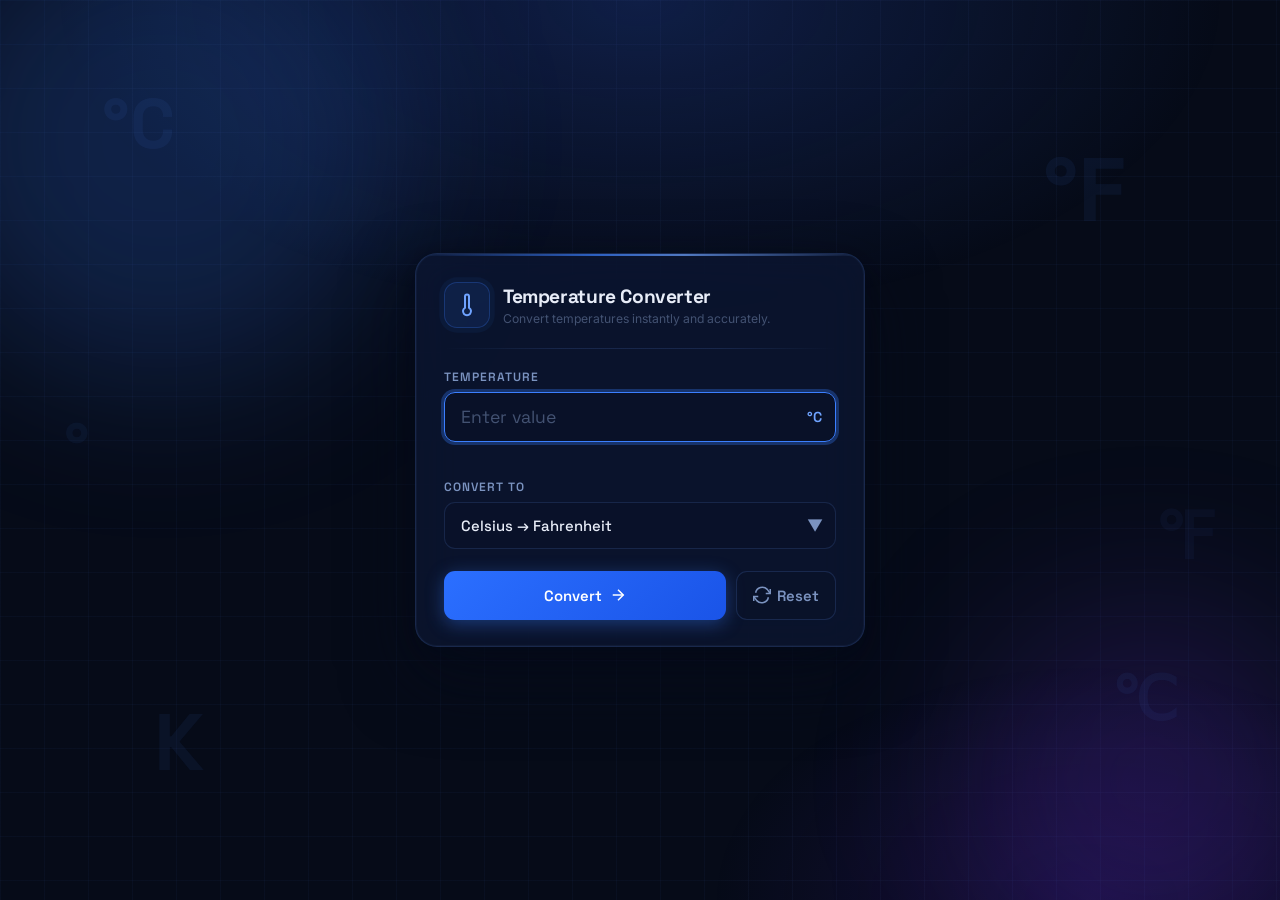
<file: Task-3-Temperature-Converter/index.html>
<!doctype html>
<html lang="en">
  <head>
    <meta charset="UTF-8" />
    <meta name="viewport" content="width=device-width, initial-scale=1.0" />

    <title>Temperature Converter</title>

    <!-- Google Fonts -->
    <link rel="preconnect" href="https://fonts.googleapis.com" />
    <link rel="preconnect" href="https://fonts.gstatic.com" crossorigin />

    <link
      href="https://fonts.googleapis.com/css2?family=Inter:wght@400;500;600;700&family=Space+Grotesk:wght@400;500;600;700&display=swap"
      rel="stylesheet"
    />

    <!-- CSS -->
    <link rel="stylesheet" href="style.css" />

    <!-- GSAP -->
    <script src="https://cdn.jsdelivr.net/npm/gsap@3.13.0/dist/gsap.min.js"></script>
  </head>

  <body>
    <!-- Background -->
    <div class="bg">
      <div class="grid"></div>

      <div class="orb orb1"></div>
      <div class="orb orb2"></div>
    </div>

    <!-- Floating Symbols -->
    <div class="floaters">
      <span style="top: 8%; left: 8%; font-size: 70px">°C</span>
      <span style="top: 15%; right: 12%; font-size: 90px">°F</span>
      <span style="bottom: 12%; left: 12%; font-size: 80px">K</span>
      <span style="bottom: 18%; right: 8%; font-size: 60px">℃</span>
      <span style="top: 45%; left: 5%; font-size: 65px">°</span>
      <span style="top: 55%; right: 5%; font-size: 65px">℉</span>
    </div>

    <main class="wrapper">
      <section class="card" id="card">
        <!-- Header -->
        <div class="header">
          <div class="icon-box">
            <svg
              xmlns="http://www.w3.org/2000/svg"
              width="24"
              height="24"
              viewBox="0 0 24 24"
              fill="none"
              stroke="currentColor"
              stroke-width="2"
              stroke-linecap="round"
              stroke-linejoin="round"
            >
              <path d="M14 14.76V3.5a2 2 0 0 0-4 0v11.26a4 4 0 1 0 4 0z"></path>
            </svg>
          </div>

          <div>
            <h1>Temperature Converter</h1>
            <p>Convert temperatures instantly and accurately.</p>
          </div>
        </div>

        <div class="divider"></div>

        <!-- Body -->
        <div class="body">
          <!-- Temperature -->
          <div class="field">
            <label>Temperature</label>

            <div class="input-wrap" id="inputField">
              <input id="tempInput" type="number" placeholder="Enter value" />

              <span class="unit-tag" id="unitTag">°C</span>
            </div>

            <div class="err-msg" id="errMsg"></div>
          </div>

          <!-- Conversion -->
          <div class="field">
            <label>Convert To</label>

            <div class="select-wrap">
              <select id="convSel">
                <option value="c-f">Celsius → Fahrenheit</option>

                <option value="f-c">Fahrenheit → Celsius</option>

                <option value="c-k">Celsius → Kelvin</option>

                <option value="k-c">Kelvin → Celsius</option>
              </select>

              <div class="arrow">▼</div>
            </div>
          </div>

          <!-- Buttons -->
          <div class="btns">
            <button class="btn-convert" id="convertBtn">
              Convert

              <svg
                xmlns="http://www.w3.org/2000/svg"
                width="18"
                height="18"
                viewBox="0 0 24 24"
                fill="none"
                stroke="currentColor"
                stroke-width="2"
              >
                <line x1="5" y1="12" x2="19" y2="12"></line>
                <polyline points="12 5 19 12 12 19"></polyline>
              </svg>
            </button>

            <button class="btn-reset" id="resetBtn">
              <svg
                xmlns="http://www.w3.org/2000/svg"
                width="18"
                height="18"
                viewBox="0 0 24 24"
                fill="none"
                stroke="currentColor"
                stroke-width="2"
              >
                <polyline points="23 4 23 10 17 10"></polyline>
                <polyline points="1 20 1 14 7 14"></polyline>
                <path d="M20.49 15A9 9 0 0 1 5 19.5L1 14"></path>
                <path d="M3.51 9A9 9 0 0 1 19 4.5L23 10"></path>
              </svg>

              Reset
            </button>
          </div>
        </div>

        <!-- Result -->
        <div class="result" id="resultPanel">
          <div class="result-label" id="resultLabel">Result</div>

          <div class="result-val">
            <span class="result-num" id="resultNum"> — </span>

            <span class="result-unit" id="resultUnit"></span>
          </div>

          <div class="result-eq" id="resultEq"></div>
        </div>
      </section>
    </main>

    <!-- JS -->
    <script src="script.js"></script>
  </body>
</html>
</file>
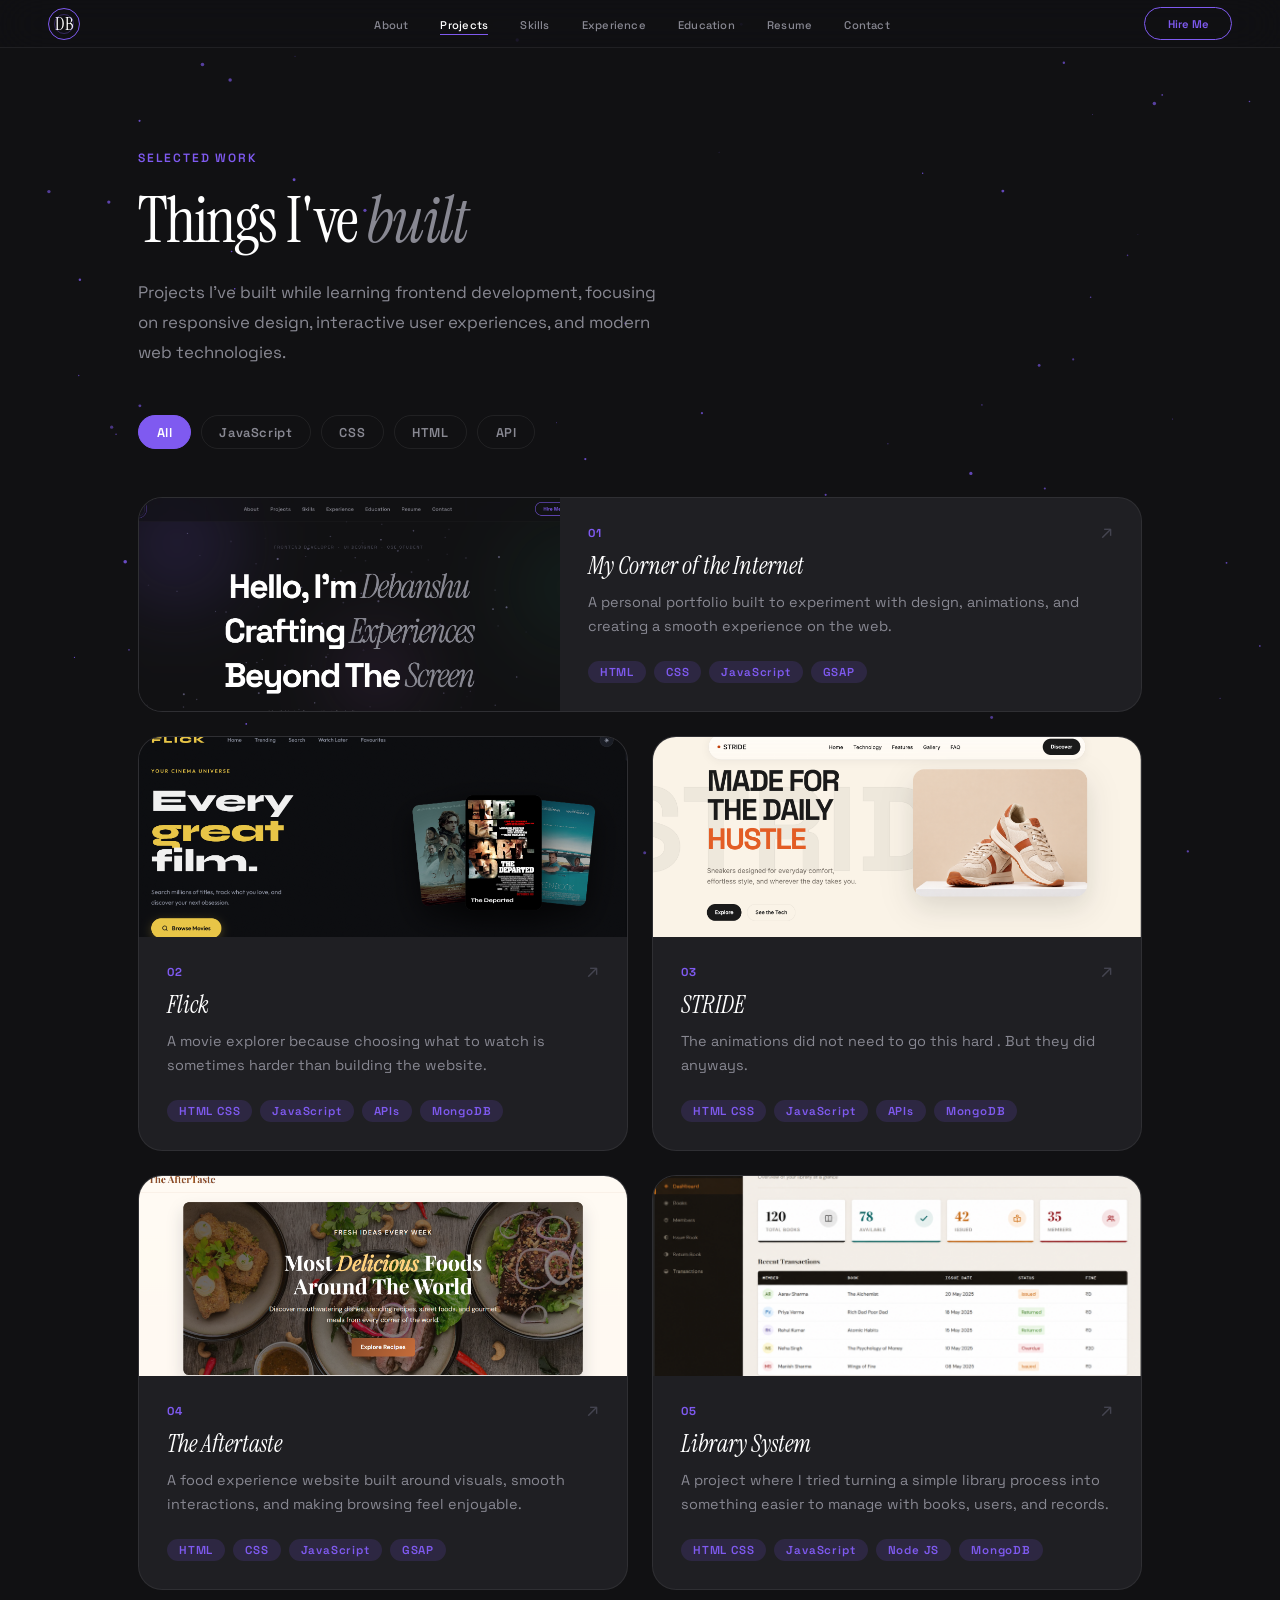
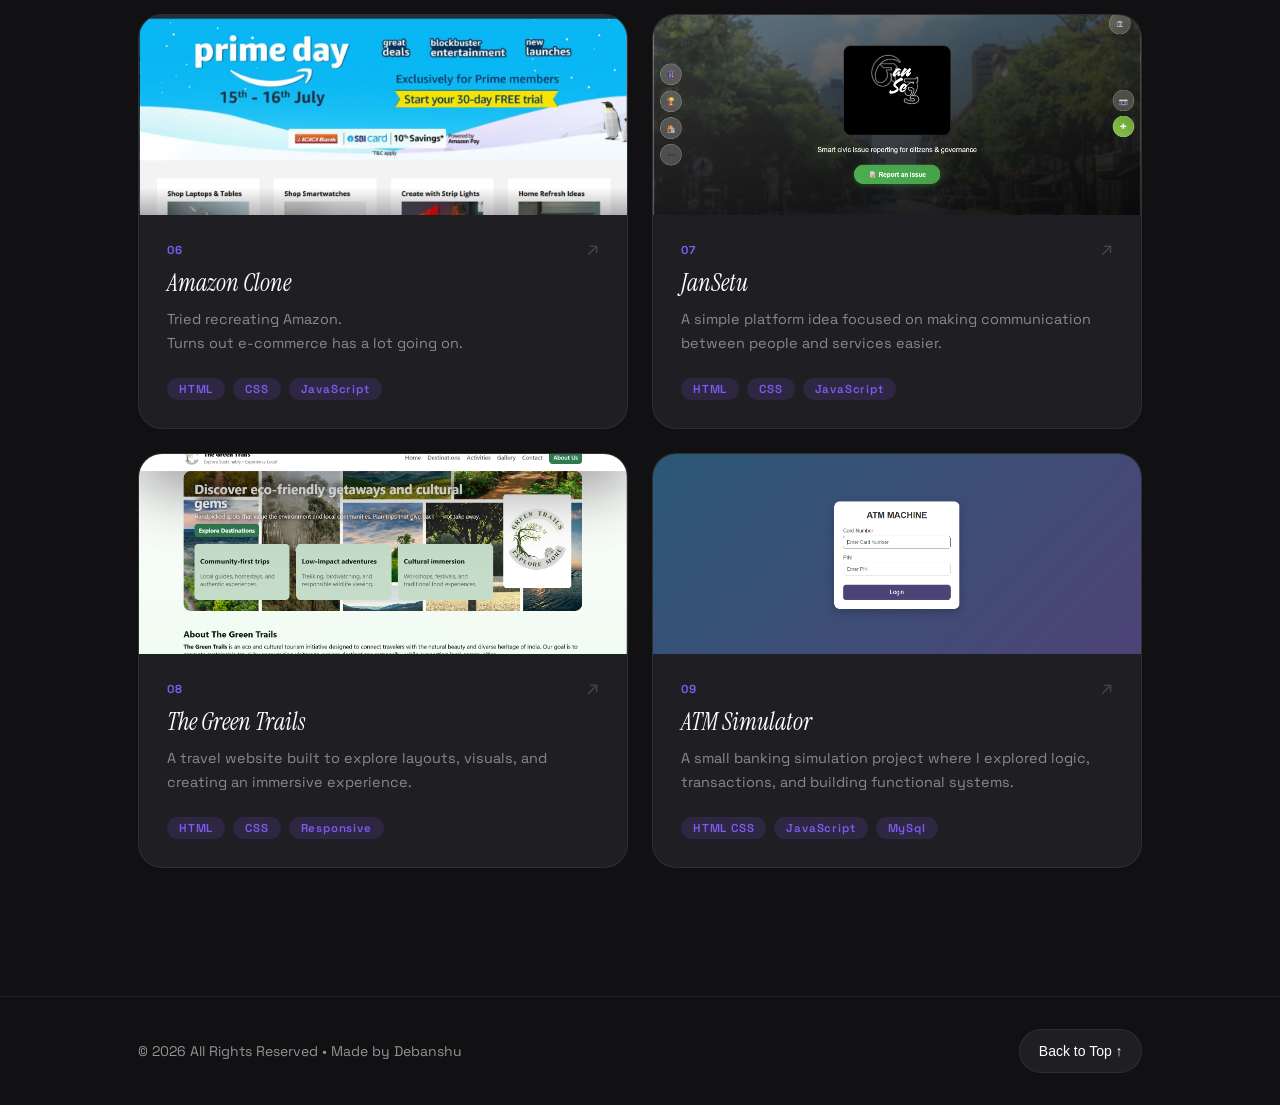
<file: Task 2- Portfolio Project/projects.html>
<!doctype html>
<html lang="en">
  <head>
    <meta charset="UTF-8" />
    <meta name="viewport" content="width=device-width, initial-scale=1.0" />
    <title>Projects — Debanshu Bhattacharya</title>
    <link
      href="https://fonts.googleapis.com/css2?family=Space+Grotesk:wght@400;500;600;700&family=Instrument+Serif:ital@0;1&display=swap"
      rel="stylesheet"
    />
    <link rel="stylesheet" href="projects.css" />
  </head>
  <body>
    <!-- Background particle canvas (same setup as the main page) -->
    <canvas id="canvas"></canvas>

    <!-- Navbar — structure and behavior mirrors index.html so it feels
         like the same site. Links back to the main page's sections since
         this page has none of its own besides "Projects". -->
    <nav id="nav">
      <a href="index.html" class="logo">
        <span>DB</span>
      </a>
      <ul class="nav-links" role="list" id="nav-links">
        <li><a href="index.html#about">About</a></li>
        <li><a href="projects.html" class="active">Projects</a></li>
        <li><a href="index.html#skills">Skills</a></li>
        <li><a href="index.html#experience">Experience</a></li>
        <li><a href="index.html#education">Education</a></li>
        <li><a href="index.html#resume">Resume</a></li>
        <li><a href="index.html#contact">Contact</a></li>
      </ul>
      <div class="nav-right">
        <a href="index.html#contact" class="nav-cta magnetic">Hire Me</a>
        <button
          class="hamburger"
          id="hamburger"
          aria-label="Toggle menu"
          aria-expanded="false"
        >
          <span></span>
          <span></span>
          <span></span>
        </button>
      </div>
    </nav>

    <!-- Mobile menu — same link set as desktop nav -->
    <div class="mobile-menu" id="mobile-menu" aria-hidden="true">
      <ul role="list">
        <li><a href="index.html#about">About</a></li>
        <li><a href="projects.html" class="active">Projects</a></li>
        <li><a href="index.html#skills">Skills</a></li>
        <li><a href="index.html#experience">Experience</a></li>
        <li><a href="index.html#education">Education</a></li>
        <li><a href="index.html#resume">Resume</a></li>
        <li><a href="index.html#contact">Contact</a></li>
      </ul>
    </div>

    <!-- PAGE HERO -->
    <header class="page-hero">
      <p class="page-hero__eyebrow">Selected work</p>
      <h1 class="page-hero__heading">Things I've <em>built</em></h1>
      <p class="page-hero__sub">
        Projects I've built while learning frontend development, focusing on
        responsive design, interactive user experiences, and modern web
        technologies.
      </p>
    </header>

    <!-- FILTER BAR -->
    <div class="filter-bar" role="group" aria-label="Filter projects">
      <button class="filter-btn active" data-filter="all">All</button>
      <button class="filter-btn" data-filter="JavaScript">JavaScript</button>
      <button class="filter-btn" data-filter="CSS">CSS</button>
      <button class="filter-btn" data-filter="HTML">HTML</button>
      <button class="filter-btn" data-filter="API">API</button>
    </div>

    <!-- PROJECTS GRID -->
    <section class="projects-sec" aria-label="Projects">
      <div class="projects-inner">
        <div class="project-grid">
          <!-- Card 1 — Featured -->
          <article
            class="project-card project-card--featured"
            tabindex="0"
            data-tags="HTML CSS JavaScript"
          >
            <div class="project-card__img">
              <a href="https://debanshu-s-portfolio.vercel.app/"
                ><img
                  src="images/Portfolio Project.png"
                  alt="Modern Portfolio Site screenshot"
                  loading="lazy"
                  onerror="
                    this.parentElement.innerHTML =
                      '<div class=\'project-card__icon-wrap\'>🖥️</div>'
                  "
              /></a>
            </div>
            <div class="project-card__body">
              <p class="project-card__number">01</p>
              <span class="project-card__arrow">↗</span>
              <h2 class="project-card__title">My Corner of the Internet</h2>

              <p class="project-card__desc">
                A personal portfolio built to experiment with design,
                animations, and creating a smooth experience on the web.
              </p>
              <div class="project-card__tags">
                <span class="tag">HTML</span>
                <span class="tag">CSS</span>
                <span class="tag">JavaScript</span>
                <span class="tag">GSAP</span>
              </div>
            </div>
          </article>

          <!-- FLICK - Movie Explorer -->

          <article
            class="project-card"
            tabindex="0"
            data-tags="HTML CSS JavaScript API"
          >
            <div class="project-card__img">
              <a href="https://flick-movie-explorer.vercel.app/"
                ><img
                  src="images/FLICK - Movie Explorer.png"
                  alt="FLICK - Movie Explorer screenshot"
                  loading="lazy"
                  onerror="
                    this.parentElement.innerHTML =
                      '<div class=\'project-card__icon-wrap\'>🖥️</div>'
                  "
              /></a>
            </div>

            <div class="project-card__body">
              <p class="project-card__number">02</p>
              <span class="project-card__arrow">↗</span>

              <h2 class="project-card__title">Flick</h2>

              <p class="project-card__desc">
                A movie explorer because choosing what to watch is sometimes
                harder than building the website.
              </p>

              <div class="project-card__tags">
                <span class="tag">HTML CSS</span>
                <span class="tag">JavaScript</span>
                <span class="tag">APIs</span>
                <span class="tag">MongoDB</span>
              </div>
            </div>
          </article>

          <!-- STRIDE - Sneakers Brand -->

          <article
            class="project-card"
            tabindex="0"
            data-tags="HTML CSS JavaScript GSAP"
          >
            <div class="project-card__img">
              <a href="https://stride-by-debanshu.vercel.app/"
                ><img
                  src="images/STRIDE - Sneakers Brand.png"
                  alt="STRIDE - Sneakers Brand screenshot"
                  loading="lazy"
                  onerror="
                    this.parentElement.innerHTML =
                      '<div class=\'project-card__icon-wrap\'>🖥️</div>'
                  "
              /></a>
            </div>

            <div class="project-card__body">
              <p class="project-card__number">03</p>
              <span class="project-card__arrow">↗</span>

              <h2 class="project-card__title">STRIDE</h2>

              <p class="project-card__desc">
                The animations did not need to go this hard . But they did
                anyways.
              </p>

              <div class="project-card__tags">
                <span class="tag">HTML CSS</span>
                <span class="tag">JavaScript</span>
                <span class="tag">APIs</span>
                <span class="tag">MongoDB</span>
              </div>
            </div>
          </article>

          <!-- AFTERTASTE - Food Discovery -->

          <article
            class="project-card"
            tabindex="0"
            data-tags="HTML CSS JavaScript"
          >
            <div class="project-card__img">
              <a href="https://the-aftertaste.vercel.app/"
                ><img
                  src="images/The AfterTaste.png"
                  alt="Aftertaste website screenshot"
                  loading="lazy"
                  onerror="
                    this.parentElement.innerHTML =
                      '<div class=\'project-card__icon-wrap\'>🍽️</div>'
                  "
              /></a>
            </div>

            <div class="project-card__body">
              <p class="project-card__number">04</p>
              <span class="project-card__arrow">↗</span>

              <h2 class="project-card__title">The Aftertaste</h2>

              <p class="project-card__desc">
                A food experience website built around visuals, smooth
                interactions, and making browsing feel enjoyable.
              </p>

              <div class="project-card__tags">
                <span class="tag">HTML</span>
                <span class="tag">CSS</span>
                <span class="tag">JavaScript</span>
                <span class="tag">GSAP</span>
              </div>
            </div>
          </article>

          <!-- Bibilion - Library management system -->
          <article class="project-card" tabindex="0" data-tags="Java Database">
            <div class="project-card__img">
              <a href="https://Bibilion-Library-System.vercel.app">
                <img
                  src="images/bibilion.png"
                  alt="Bibilion - Library management system screenshot"
                  loading="lazy"
                  onerror="
                    this.parentElement.innerHTML =
                      '<div class=\'project-card__icon-wrap\'>🖥️</div>'
                  "
              /></a>
            </div>

            <div class="project-card__body">
              <p class="project-card__number">05</p>
              <span class="project-card__arrow">↗</span>

              <h2 class="project-card__title">Library System</h2>

              <p class="project-card__desc">
                A project where I tried turning a simple library process into
                something easier to manage with books, users, and records.
              </p>

              <div class="project-card__tags">
                <span class="tag">HTML CSS</span>
                <span class="tag">JavaScript</span>
                <span class="tag">Node JS</span>
                <span class="tag">MongoDB</span>
              </div>
            </div>
          </article>
          <!-- Amazon Clone -->

          <article
            class="project-card"
            tabindex="0"
            data-tags="HTML CSS JavaScript"
          >
            <div class="project-card__img">
              <img
                src="images/Amazon Clone.png"
                alt="Amazon Clone screenshot"
                loading="lazy"
                onerror="
                  this.parentElement.innerHTML =
                    '<div class=\'project-card__icon-wrap\'>🖥️</div>'
                "
              />
            </div>
            <div class="project-card__body">
              <p class="project-card__number">06</p>
              <span class="project-card__arrow">↗</span>

              <h2 class="project-card__title">Amazon Clone</h2>

              <p class="project-card__desc">
                Tried recreating Amazon.<br />
                Turns out e-commerce has a lot going on.
              </p>

              <div class="project-card__tags">
                <span class="tag">HTML</span>
                <span class="tag">CSS</span>
                <span class="tag">JavaScript</span>
              </div>
            </div>
          </article>

          <!-- Jansetu -->

          <article
            class="project-card"
            tabindex="0"
            data-tags="Web Development"
          >
            <div class="project-card__img">
              <img
                src="images/Jansetu.png"
                alt="JanSetu Civic Connect screenshot"
                loading="lazy"
                onerror="
                  this.parentElement.innerHTML =
                    '<div class=\'project-card__icon-wrap\'>🖥️</div>'
                "
              />
            </div>
            <div class="project-card__body">
              <p class="project-card__number">07</p>
              <span class="project-card__arrow">↗</span>

              <h2 class="project-card__title">JanSetu</h2>

              <p class="project-card__desc">
                A simple platform idea focused on making communication between
                people and services easier.
              </p>

              <div class="project-card__tags">
                <span class="tag">HTML</span>
                <span class="tag">CSS</span>
                <span class="tag">JavaScript</span>
              </div>
            </div>
          </article>

          <!-- The Green Trails -->

          <article class="project-card" tabindex="0" data-tags="Travel Website">
            <div class="project-card__img">
              <img
                src="images/The Green Trails.png"
                alt="The Green Trails - Eco Tourism screenshot"
                loading="lazy"
                onerror="
                  this.parentElement.innerHTML =
                    '<div class=\'project-card__icon-wrap\'>🖥️</div>'
                "
              />
            </div>

            <div class="project-card__body">
              <p class="project-card__number">08</p>
              <span class="project-card__arrow">↗</span>

              <h2 class="project-card__title">The Green Trails</h2>

              <p class="project-card__desc">
                A travel website built to explore layouts, visuals, and creating
                an immersive experience.
              </p>

              <div class="project-card__tags">
                <span class="tag">HTML</span>
                <span class="tag">CSS</span>
                <span class="tag">Responsive</span>
              </div>
            </div>
          </article>

          <!-- ATM Simulator -->

          <article class="project-card" tabindex="0" data-tags="Java Python">
            <div class="project-card__img">
              <img
                src="images/Atm Machine.png"
                alt="ATM Simulator screenshot"
                loading="lazy"
                onerror="
                  this.parentElement.innerHTML =
                    '<div class=\'project-card__icon-wrap\'>🖥️</div>'
                "
              />
            </div>

            <div class="project-card__body">
              <p class="project-card__number">09</p>
              <span class="project-card__arrow">↗</span>

              <h2 class="project-card__title">ATM Simulator</h2>

              <p class="project-card__desc">
                A small banking simulation project where I explored logic,
                transactions, and building functional systems.
              </p>

              <div class="project-card__tags">
                <span class="tag">HTML CSS</span>
                <span class="tag">JavaScript</span>
                <span class="tag">MySql</span>
              </div>
            </div>
          </article>
        </div>
      </div>
    </section>

    <!-- FOOTER — same layout as the main page, without the easter egg -->
    <footer>
      <div class="footer-inner">
        <span class="footer-copy">© 2026 All Rights Reserved • Made by Debanshu</span>
        <button class="back-to-top" id="back-to-top" aria-label="Back to top">
          Back to Top ↑
        </button>
      </div>
    </footer>

    <script src="projects.js"></script>
  </body>
</html>
</file>
<file: Task-3-Temperature-Converter/style.css>
* {
  margin: 0;
  padding: 0;
  box-sizing: border-box;
}

body {
  font-family: "Inter", sans-serif;
  background: #060b18;
  min-height: 100vh;
  display: flex;
  align-items: center;
  justify-content: center;
  overflow: hidden;
  -webkit-font-smoothing: antialiased;
}

/* background orbs */
.bg {
  position: fixed;
  inset: 0;
  z-index: 0;
  pointer-events: none;
}

.bg::before {
  content: "";
  position: absolute;
  inset: 0;
  background:
    radial-gradient(
      ellipse 65% 50% at 50% 0%,
      rgba(30, 60, 140, 0.4) 0%,
      transparent 70%
    ),
    radial-gradient(
      ellipse 45% 40% at 85% 100%,
      rgba(80, 30, 180, 0.22) 0%,
      transparent 65%
    );
}

.orb {
  position: absolute;
  border-radius: 50%;
  filter: blur(80px);
}

.orb1 {
  width: 480px;
  height: 480px;
  top: -100px;
  left: -80px;
  background: rgba(59, 127, 255, 0.2);
}

.orb2 {
  width: 360px;
  height: 360px;
  bottom: -60px;
  right: -50px;
  background: rgba(110, 50, 220, 0.18);
}

/* subtle dot grid */
.grid {
  position: absolute;
  inset: 0;
  background-image:
    linear-gradient(rgba(100, 150, 255, 0.04) 1px, transparent 1px),
    linear-gradient(90deg, rgba(100, 150, 255, 0.04) 1px, transparent 1px);
  background-size: 44px 44px;
}

/* floating symbols in the background */
.floaters {
  position: fixed;
  inset: 0;
  z-index: 0;
  pointer-events: none;
}

.floaters span {
  position: absolute;
  font-family: "Space Grotesk", sans-serif;
  font-weight: 700;
  color: rgba(90, 140, 255, 0.07);
  user-select: none;
}

/* main wrapper */
.wrapper {
  position: relative;
  z-index: 1;
  width: 100%;
  display: flex;
  justify-content: center;
  align-items: center;
  padding: 20px 16px;
  min-height: 100vh;
}

/* the card */
.card {
  width: 100%;
  max-width: 450px;
  background: rgba(14, 24, 50, 0.7);
  border: 1px solid rgba(99, 155, 255, 0.16);
  border-radius: 22px;
  backdrop-filter: blur(22px) saturate(150%);
  -webkit-backdrop-filter: blur(22px) saturate(150%);
  box-shadow:
    0 0 0 1px rgba(120, 170, 255, 0.05) inset,
    0 30px 70px rgba(4, 10, 25, 0.7),
    0 8px 20px rgba(4, 10, 25, 0.45);
  overflow: hidden;

  /* hidden for gsap to animate in */
  opacity: 0;
  transform: scale(0.9) translateY(28px);
}

/* top blue line */
.card::before {
  content: "";
  display: block;
  height: 2px;
  background: linear-gradient(
    90deg,
    transparent,
    #3b7fff 40%,
    #6fa3ff 60%,
    transparent
  );
  opacity: 0.7;
}

/* header section */
.header {
  display: flex;
  align-items: center;
  gap: 13px;
  padding: 26px 28px 0;
}

.icon-box {
  width: 46px;
  height: 46px;
  border-radius: 13px;
  background: rgba(59, 127, 255, 0.12);
  border: 1px solid rgba(59, 127, 255, 0.25);
  display: flex;
  align-items: center;
  justify-content: center;
  color: #6fa3ff;
  flex-shrink: 0;
}

.header h1 {
  font-family: "Space Grotesk", sans-serif;
  font-size: 1.2rem;
  font-weight: 700;
  color: #e8edf8;
  letter-spacing: -0.02em;
}

.header p {
  font-size: 0.76rem;
  color: #435272;
  margin-top: 2px;
}

.divider {
  height: 1px;
  margin: 20px 28px;
  background: linear-gradient(
    90deg,
    transparent,
    rgba(99, 155, 255, 0.15) 30%,
    rgba(99, 155, 255, 0.15) 70%,
    transparent
  );
}

/* form fields */
.body {
  padding: 0 28px 26px;
  display: flex;
  flex-direction: column;
  gap: 18px;
}

.field {
  display: flex;
  flex-direction: column;
  gap: 7px;
}

label {
  font-family: "Space Grotesk", sans-serif;
  font-size: 0.75rem;
  font-weight: 600;
  letter-spacing: 0.08em;
  text-transform: uppercase;
  color: #7b93c0;
}

.input-wrap {
  position: relative;
}

input[type="number"] {
  width: 100%;
  padding: 13px 50px 13px 16px;
  background: rgba(10, 18, 40, 0.6);
  border: 1px solid rgba(99, 155, 255, 0.15);
  border-radius: 11px;
  color: #e8edf8;
  font-family: "Space Grotesk", sans-serif;
  font-size: 1.1rem;
  font-weight: 500;
  outline: none;
  transition:
    border-color 0.18s,
    box-shadow 0.18s,
    background 0.18s;
  -moz-appearance: textfield;
}

input::-webkit-outer-spin-button,
input::-webkit-inner-spin-button {
  -webkit-appearance: none;
}

input::placeholder {
  color: #435272;
  font-weight: 400;
}

input:focus {
  border-color: #3b7fff;
  background: rgba(10, 18, 40, 0.85);
  box-shadow: 0 0 0 3px rgba(59, 127, 255, 0.3);
}

input.error {
  border-color: #f87171;
  box-shadow: 0 0 0 3px rgba(248, 113, 113, 0.22);
}

.unit-tag {
  position: absolute;
  right: 14px;
  top: 50%;
  transform: translateY(-50%);
  font-family: "Space Grotesk", sans-serif;
  font-size: 0.9rem;
  font-weight: 600;
  color: #6fa3ff;
  pointer-events: none;
}

.err-msg {
  font-size: 0.74rem;
  color: #f87171;
  min-height: 1em;
  padding-left: 2px;
  opacity: 0;
  transform: translateY(-3px);
  transition:
    opacity 0.15s,
    transform 0.15s;
}

.err-msg.show {
  opacity: 1;
  transform: translateY(0);
}

/* dropdown */
.select-wrap {
  position: relative;
}

select {
  width: 100%;
  padding: 13px 42px 13px 16px;
  background: rgba(10, 18, 40, 0.6);
  border: 1px solid rgba(99, 155, 255, 0.15);
  border-radius: 11px;
  color: #e8edf8;
  font-family: "Space Grotesk", sans-serif;
  font-size: 0.93rem;
  font-weight: 500;
  outline: none;
  cursor: pointer;
  appearance: none;
  -webkit-appearance: none;
  transition:
    border-color 0.18s,
    box-shadow 0.18s;
}

select:focus {
  border-color: #3b7fff;
  box-shadow: 0 0 0 3px rgba(59, 127, 255, 0.3);
}

select option {
  background: #0e1932;
  color: #e8edf8;
}

.arrow {
  position: absolute;
  right: 13px;
  top: 50%;
  transform: translateY(-50%);
  color: #7b93c0;
  pointer-events: none;
}

/* buttons */
.btns {
  display: flex;
  gap: 10px;
  margin-top: 4px;
}

.btn-convert {
  flex: 1;
  padding: 14px 22px;
  background: linear-gradient(135deg, #2b6fff, #1a54e8);
  border: none;
  border-radius: 11px;
  color: #fff;
  font-family: "Space Grotesk", sans-serif;
  font-size: 0.93rem;
  font-weight: 600;
  cursor: pointer;
  display: flex;
  align-items: center;
  justify-content: center;
  gap: 7px;
  box-shadow: 0 4px 18px rgba(59, 127, 255, 0.38);
  transition:
    transform 0.15s,
    box-shadow 0.15s;
  outline: none;
}

.btn-convert:hover {
  transform: translateY(-2px);
  box-shadow: 0 7px 28px rgba(59, 127, 255, 0.52);
}

.btn-convert:active {
  transform: scale(0.97);
}

.btn-reset {
  padding: 14px 16px;
  background: rgba(10, 18, 40, 0.5);
  border: 1px solid rgba(99, 155, 255, 0.17);
  border-radius: 11px;
  color: #7b93c0;
  font-family: "Space Grotesk", sans-serif;
  font-size: 0.93rem;
  font-weight: 600;
  cursor: pointer;
  display: flex;
  align-items: center;
  gap: 6px;
  transition:
    background 0.15s,
    color 0.15s,
    transform 0.15s;
  outline: none;
}

.btn-reset:hover {
  background: rgba(59, 127, 255, 0.1);
  color: #e8edf8;
  border-color: rgba(99, 155, 255, 0.32);
  transform: translateY(-1px);
}

.btn-reset:active {
  transform: scale(0.96);
}

/* result area */
.result {
  background: rgba(8, 14, 32, 0.5);
  border-top: 1px solid rgba(99, 155, 255, 0.1);
  padding: 24px 28px 28px;
  text-align: center;
  display: none;
}

.result.visible {
  display: block;
}

.result-label {
  font-family: "Space Grotesk", sans-serif;
  font-size: 0.7rem;
  font-weight: 600;
  letter-spacing: 0.12em;
  text-transform: uppercase;
  color: #435272;
  margin-bottom: 10px;
}

.result-val {
  display: flex;
  align-items: flex-start;
  justify-content: center;
  gap: 3px;
  line-height: 1;
}

.result-num {
  font-family: "Space Grotesk", sans-serif;
  font-size: 3.2rem;
  font-weight: 700;
  letter-spacing: -0.04em;
  color: #e8edf8;
}

.result-unit {
  font-family: "Space Grotesk", sans-serif;
  font-size: 1.5rem;
  font-weight: 600;
  color: #6fa3ff;
  margin-top: 8px;
}

.result-eq {
  font-size: 0.76rem;
  color: #435272;
  margin-top: 10px;
}

.result.err-state .result-num {
  color: #f87171;
}

/* shake animation */
@keyframes shake {
  0% {
    transform: translateX(0);
  }
  20% {
    transform: translateX(-7px);
  }
  40% {
    transform: translateX(6px);
  }
  60% {
    transform: translateX(-5px);
  }
  80% {
    transform: translateX(4px);
  }
  100% {
    transform: translateX(0);
  }
}

.shake {
  animation: shake 0.45s ease both;
}

/* mobile */
@media (max-width: 500px) {
  .header {
    padding: 20px 20px 0;
  }
  .divider {
    margin: 16px 20px;
  }
  .body {
    padding: 0 20px 22px;
  }
  .result {
    padding: 20px 20px 24px;
  }
  .result-num {
    font-size: 2.6rem;
  }
  .header h1 {
    font-size: 1.05rem;
  }
}

@media (prefers-reduced-motion: reduce) {
  *,
  *::before,
  *::after {
    animation-duration: 0.01ms !important;
    transition-duration: 0.01ms !important;
  }
}
</file>
<file: Task 2- Portfolio Project/projects.css>
/* Tokens mirrored from the main page's style.css so both pages
   share the exact same look (colors, spacing, radii, easing). */
:root {
  --bg: #111113;
  --bg-raised: #1a1a1d;
  --bg-card: #1f1f23;
  --border: rgba(255, 255, 255, 0.07);
  --purple: #7f5af0;
  --purple-dim: rgba(127, 90, 240, 0.15);
  --purple-glow: rgba(127, 90, 240, 0.35);
  --white: #ffffff;
  --grey-1: #c8c8d0;
  --grey-2: #888892;
  --grey-3: #444450;

  --sans: "Space Grotesk", sans-serif;
  --serif: "Instrument Serif", serif;

  --radius-sm: 8px;
  --radius-md: 16px;
  --radius-lg: 24px;
  --radius-xl: 40px;

  --ease-out: cubic-bezier(0.22, 1, 0.36, 1);
  --ease-spring: cubic-bezier(0.34, 1.56, 0.64, 1);

  --nav-h: 3rem;
  --section-pad: clamp(5rem, 10vw, 9rem);
  --max-w: 1100px;
}

/* ============================================================
   RESET & BASE
   ============================================================ */
*,
*::before,
*::after {
  margin: 0;
  box-sizing: border-box;
}

html {
  /* No GSAP ScrollTrigger on this page, so smooth scrolling is
     safe to leave on (unlike the main page, where it fights
     ScrollTrigger's scroll math). */
  scroll-behavior: smooth;
  font-size: 16px;
}

body {
  background-color: var(--bg);
  font-family: var(--sans);
  color: var(--grey-1);
  overflow-x: hidden;
}

@media (prefers-reduced-motion: reduce) {
  *,
  *::before,
  *::after {
    animation-duration: 0.01ms !important;
    transition-duration: 0.01ms !important;
  }
}

/* ============================================================
   BACKGROUND CANVAS
   ============================================================ */
#canvas {
  position: fixed;
  inset: 0;
  z-index: 0;
  pointer-events: none;
}

/* ============================================================
   NAVIGATION (matches the main page's navbar exactly)
   ============================================================ */
#nav {
  display: flex;
  justify-content: space-between;
  align-items: center;
  height: var(--nav-h);
  padding: 0 clamp(1.5rem, 5vw, 3rem);
  position: sticky;
  top: 0;
  z-index: 900;
  backdrop-filter: blur(24px) saturate(180%);
  -webkit-backdrop-filter: blur(24px) saturate(180%);
  border-bottom: 1px solid var(--border);
  background: rgba(17, 17, 19, 0.7);
  transition:
    background 0.4s ease,
    box-shadow 0.4s ease,
    transform 0.35s ease;
}
#nav.scrolled {
  background: rgba(17, 17, 19, 0.92);
  box-shadow: 0 1px 40px rgba(0, 0, 0, 0.4);
}

.logo {
  width: 2rem;
  height: 2rem;
  position: relative;
  display: flex;
  align-items: center;
  justify-content: center;
  border-radius: 50%;
  border: 1px solid var(--purple);
  text-decoration: none;
  flex-shrink: 0;
  transition: 0.35s ease;
}
.logo::before {
  content: "";
  position: absolute;
  inset: 5px;
  border-radius: 50%;
  border: 1px solid rgba(127, 90, 240, 0.35);
}
.logo span {
  font-family: var(--serif);
  font-size: 1.15rem;
  color: white;
}
.logo:hover {
  transform: scale(1.1) rotate(10deg);
  box-shadow: 0 0 25px rgba(127, 90, 240, 0.4);
}

.nav-links {
  display: flex;
  list-style: none;
  gap: 2rem;
  flex-wrap: nowrap;
}
.nav-links a {
  color: var(--grey-2);
  text-decoration: none;
  font-size: 0.7rem;
  font-weight: 500;
  letter-spacing: 0.02em;
  white-space: nowrap;
  position: relative;
  transition: color 0.2s ease;
}
.nav-links a::after {
  content: "";
  position: absolute;
  bottom: -3px;
  left: 0;
  width: 0;
  height: 1.5px;
  background: var(--purple);
  transition: width 0.25s var(--ease-out);
}
.nav-links a:hover {
  color: var(--white);
}
.nav-links a:hover::after {
  width: 100%;
}
.nav-links a.active {
  color: var(--white);
}
.nav-links a.active::after {
  width: 100%;
}

.nav-right {
  display: flex;
  align-items: center;
  gap: 1rem;
  flex-shrink: 0;
}

.nav-cta {
  font-family: var(--sans);
  font-size: 0.7rem;
  font-weight: 600;
  padding: 0.55rem 1.4rem;
  border-radius: var(--radius-xl);
  border: 1.5px solid var(--purple);
  background: transparent;
  color: var(--purple);
  cursor: pointer;
  white-space: nowrap;
  text-decoration: none;
  display: inline-flex;
  align-items: center;
  transition:
    background 0.2s ease,
    color 0.2s ease;
}
.nav-cta:hover {
  background: var(--purple);
  color: var(--white);
}

/* Hamburger */
.hamburger {
  display: none;
  flex-direction: column;
  justify-content: center;
  gap: 5px;
  width: 36px;
  height: 36px;
  background: none;
  border: none;
  cursor: pointer;
  padding: 4px;
}
.hamburger span {
  display: block;
  width: 100%;
  height: 1.5px;
  background: var(--grey-1);
  border-radius: 2px;
  transition:
    transform 0.3s var(--ease-out),
    opacity 0.3s ease;
  transform-origin: center;
}
.hamburger.open span:nth-child(1) {
  transform: translateY(6.5px) rotate(45deg);
}
.hamburger.open span:nth-child(2) {
  opacity: 0;
}
.hamburger.open span:nth-child(3) {
  transform: translateY(-6.5px) rotate(-45deg);
}

/* Mobile menu */
.mobile-menu {
  display: none;
  position: fixed;
  top: var(--nav-h);
  left: 0;
  right: 0;
  background: rgba(17, 17, 19, 0.97);
  backdrop-filter: blur(24px);
  -webkit-backdrop-filter: blur(24px);
  border-bottom: 1px solid var(--border);
  z-index: 800;
  transform: translateY(-8px);
  opacity: 0;
  transition:
    transform 0.35s var(--ease-out),
    opacity 0.35s ease;
  pointer-events: none;
}
.mobile-menu.open {
  transform: translateY(0);
  opacity: 1;
  pointer-events: auto;
}
.mobile-menu ul {
  list-style: none;
  padding: 1.5rem clamp(1.5rem, 5vw, 3rem);
  display: flex;
  flex-direction: column;
  gap: 0;
}
.mobile-menu li {
  border-bottom: 1px solid var(--border);
}
.mobile-menu li:last-child {
  border-bottom: none;
}
.mobile-menu a {
  display: block;
  padding: 1rem 0;
  color: var(--grey-1);
  text-decoration: none;
  font-size: 1rem;
  font-weight: 500;
  transition: color 0.2s ease;
}
.mobile-menu a:hover,
.mobile-menu a.active {
  color: var(--purple);
}

/* Same breakpoint as the main page: drop to the hamburger before
   the nav links start crowding the logo/CTA. */
@media (max-width: 900px) {
  .nav-links,
  .nav-cta {
    display: none;
  }
  .hamburger {
    display: flex;
  }
  .mobile-menu {
    display: block;
  }
}

/* ============================================================
   PAGE HERO
   ============================================================ */
.page-hero {
  position: relative;
  z-index: 1;
  padding: clamp(4rem, 8vw, 7rem) clamp(1.5rem, 5vw, 3rem) 3rem;
  max-width: var(--max-w);
  margin: 0 auto;
}

.page-hero__eyebrow {
  font-size: 0.75rem;
  font-weight: 600;
  letter-spacing: 0.15em;
  text-transform: uppercase;
  color: var(--purple);
  margin-bottom: 1.25rem;
  opacity: 0;
  transform: translateY(16px);
  animation: fadeUp 0.7s 0.1s var(--ease-out) forwards;
}

.page-hero__heading {
  font-family: var(--serif);
  font-size: clamp(2.5rem, 5vw, 4.5rem);
  font-weight: 400;
  color: var(--white);
  line-height: 1.1;
  letter-spacing: -0.03em;
  margin-bottom: 1.25rem;
  opacity: 0;
  transform: translateY(20px);
  animation: fadeUp 0.8s 0.2s var(--ease-out) forwards;
}
.page-hero__heading em {
  font-style: italic;
  color: var(--grey-2);
}

.page-hero__sub {
  font-size: 1.05rem;
  line-height: 1.8;
  color: var(--grey-2);
  max-width: 520px;
  opacity: 0;
  transform: translateY(16px);
  animation: fadeUp 0.8s 0.35s var(--ease-out) forwards;
}

@keyframes fadeUp {
  to {
    opacity: 1;
    transform: none;
  }
}

/* ============================================================
   FILTER BAR
   ============================================================ */
.filter-bar {
  position: relative;
  z-index: 1;
  max-width: var(--max-w);
  margin: 0 auto;
  padding: 0 clamp(1.5rem, 5vw, 3rem) 3rem;
  display: flex;
  flex-wrap: wrap;
  gap: 0.6rem;
  opacity: 0;
  transform: translateY(16px);
  animation: fadeUp 0.8s 0.5s var(--ease-out) forwards;
}

.filter-btn {
  font-family: var(--sans);
  font-size: 0.8rem;
  font-weight: 600;
  letter-spacing: 0.05em;
  padding: 0.45rem 1.1rem;
  border-radius: var(--radius-xl);
  border: 1.5px solid var(--border);
  background: transparent;
  color: var(--grey-2);
  cursor: pointer;
  transition: all 0.2s var(--ease-out);
}
.filter-btn:hover {
  border-color: var(--purple);
  color: var(--white);
}
.filter-btn.active {
  background: var(--purple);
  border-color: var(--purple);
  color: var(--white);
}

/* ============================================================
   PROJECTS GRID
   ============================================================ */
.projects-sec {
  position: relative;
  z-index: 1;
}

.projects-inner {
  max-width: var(--max-w);
  margin: 0 auto;
  padding: 0 clamp(1.5rem, 5vw, 3rem) var(--section-pad);
}

.project-grid {
  display: grid;
  grid-template-columns: repeat(auto-fill, minmax(320px, 1fr));
  gap: 1.5rem;
}

.project-card {
  background: var(--bg-card);
  border: 1px solid var(--border);
  border-radius: var(--radius-lg);
  overflow: hidden;
  position: relative;
  cursor: pointer;
  display: flex;
  flex-direction: column;

  opacity: 0;
  transform: translateY(50px);
  transition:
    opacity 0.5s ease,
    transform 0.5s var(--ease-out),
    box-shadow 0.4s ease,
    border-color 0.3s ease;
}
.project-card.show {
  opacity: 1;
  transform: translateY(0);
}

/* Cursor spotlight */
.project-card::after {
  content: "";
  position: absolute;
  width: 280px;
  height: 280px;
  border-radius: 50%;
  background: radial-gradient(
    circle,
    rgba(127, 90, 240, 0.22),
    transparent 70%
  );
  left: var(--x, -9999px);
  top: var(--y, -9999px);
  transform: translate(-50%, -50%);
  opacity: 0;
  transition: opacity 0.3s;
  pointer-events: none;
  z-index: 0;
}
.project-card:hover::after {
  opacity: 1;
}

/* Radial header glow */
.project-card::before {
  content: "";
  position: absolute;
  inset: 0;
  background: radial-gradient(
    circle at 60% 0%,
    var(--purple-dim),
    transparent 70%
  );
  opacity: 0;
  transition: opacity 0.4s ease;
  pointer-events: none;
  z-index: 0;
}
.project-card:hover,
.project-card:focus-visible {
  box-shadow:
    0 20px 50px rgba(0, 0, 0, 0.4),
    0 0 0 1px var(--purple);
  border-color: var(--purple);
}
.project-card:hover::before {
  opacity: 1;
}

/* Image area */
.project-card__img {
  position: relative;
  height: 200px;
  background: var(--bg-raised);
  overflow: hidden;
  flex-shrink: 0;
  z-index: 1;
}
.project-card__img img {
  width: 100%;
  height: 100%;
  object-fit: cover;
  display: block;
  transition: transform 0.6s var(--ease-out);
}
.project-card:hover .project-card__img img {
  transform: scale(1.05);
}

/* Emoji / icon fallback for a broken image */
.project-card__icon-wrap {
  width: 100%;
  height: 100%;
  display: flex;
  align-items: center;
  justify-content: center;
  font-size: 3.5rem;
  background: linear-gradient(
    135deg,
    var(--bg-raised) 0%,
    rgba(127, 90, 240, 0.08) 100%
  );
}

/* Shine sweep on the image area */
.project-card__img::before {
  content: "";
  position: absolute;
  top: 0;
  left: -120%;
  width: 80%;
  height: 100%;
  background: linear-gradient(
    120deg,
    transparent 0%,
    rgba(255, 255, 255, 0.12) 50%,
    transparent 100%
  );
  transform: skew(-20deg);
  animation: shine 2.8s ease-in-out infinite;
  z-index: 2;
}
@keyframes shine {
  0% {
    left: -120%;
  }
  60% {
    left: 140%;
  }
  100% {
    left: 140%;
  }
}

.project-card__arrow {
  position: absolute;
  top: 1.5rem;
  right: 1.75rem;
  font-size: 1.2rem;
  color: var(--grey-3);
  transition:
    color 0.25s ease,
    transform 0.25s var(--ease-spring);
  z-index: 2;
  line-height: 1;
}
.project-card:hover .project-card__arrow,
.project-card:focus-visible .project-card__arrow {
  color: var(--purple);
  transform: translate(3px, -3px);
}

.project-card__body {
  padding: 1.75rem;
  flex-grow: 1;
  display: flex;
  flex-direction: column;
  position: relative;
  z-index: 1;
}

.project-card__number {
  font-size: 0.72rem;
  font-weight: 700;
  letter-spacing: 0.12em;
  text-transform: uppercase;
  color: var(--purple);
  margin-bottom: 0.75rem;
}

.project-card__title {
  font-family: var(--serif);
  font-style: italic;
  font-weight: 400;
  font-size: 1.5rem;
  color: var(--white);
  margin-bottom: 0.65rem;
  line-height: 1.2;
}

.project-card__desc {
  font-size: 0.9rem;
  color: var(--grey-2);
  line-height: 1.65;
  flex-grow: 1;
  margin-bottom: 1.4rem;
}

.project-card__tags {
  display: flex;
  flex-wrap: wrap;
  gap: 0.5rem;
  margin-top: auto;
}

.tag {
  font-size: 0.72rem;
  font-weight: 600;
  letter-spacing: 0.07em;
  color: var(--purple);
  background: var(--purple-dim);
  padding: 0.25rem 0.75rem;
  border-radius: var(--radius-xl);
  transition:
    background 0.2s ease,
    color 0.2s ease;
}
.tag:hover {
  background: var(--purple);
  color: var(--white);
}

/* Featured card spans 2 columns on wide screens */
.project-card--featured {
  grid-column: span 2;
  flex-direction: row;
}
.project-card--featured .project-card__img {
  width: 42%;
  height: auto;
  flex-shrink: 0;
}
@media (max-width: 768px) {
  .project-card--featured {
    grid-column: span 1;
    flex-direction: column;
  }
  .project-card--featured .project-card__img {
    width: 100%;
    height: 200px;
  }
}

/* ============================================================
   FOOTER (matches the main page's layout, no easter egg here)
   ============================================================ */
footer {
  border-top: 1px solid var(--border);
  background: var(--bg);
  position: relative;
  z-index: 1;
}

.footer-inner {
  max-width: var(--max-w);
  margin: 0 auto;
  padding: 2rem clamp(1.5rem, 5vw, 3rem);
  display: flex;
  justify-content: space-between;
  align-items: center;
  gap: 1rem;
  flex-wrap: wrap;
}

.footer-copy {
  color: rgba(255, 255, 255, 0.55);
  font-size: 0.875rem;
}

.back-to-top {
  display: inline-flex;
  align-items: center;
  gap: 0.5rem;
  padding: 0.8rem 1.15rem;
  border: 1px solid var(--border);
  border-radius: 999px;
  background: var(--bg-card);
  color: var(--white);
  font-size: 0.875rem;
  font-weight: 500;
  cursor: pointer;
  flex-shrink: 0;
  transition: all 0.3s ease;
}
.back-to-top:hover {
  transform: translateY(-3px);
  border-color: var(--purple);
  background: rgba(127, 90, 240, 0.12);
  box-shadow: 0 8px 20px rgba(127, 90, 240, 0.15);
}

@media (max-width: 768px) {
  .footer-inner {
    flex-direction: column-reverse;
    text-align: center;
  }
}
</file>
